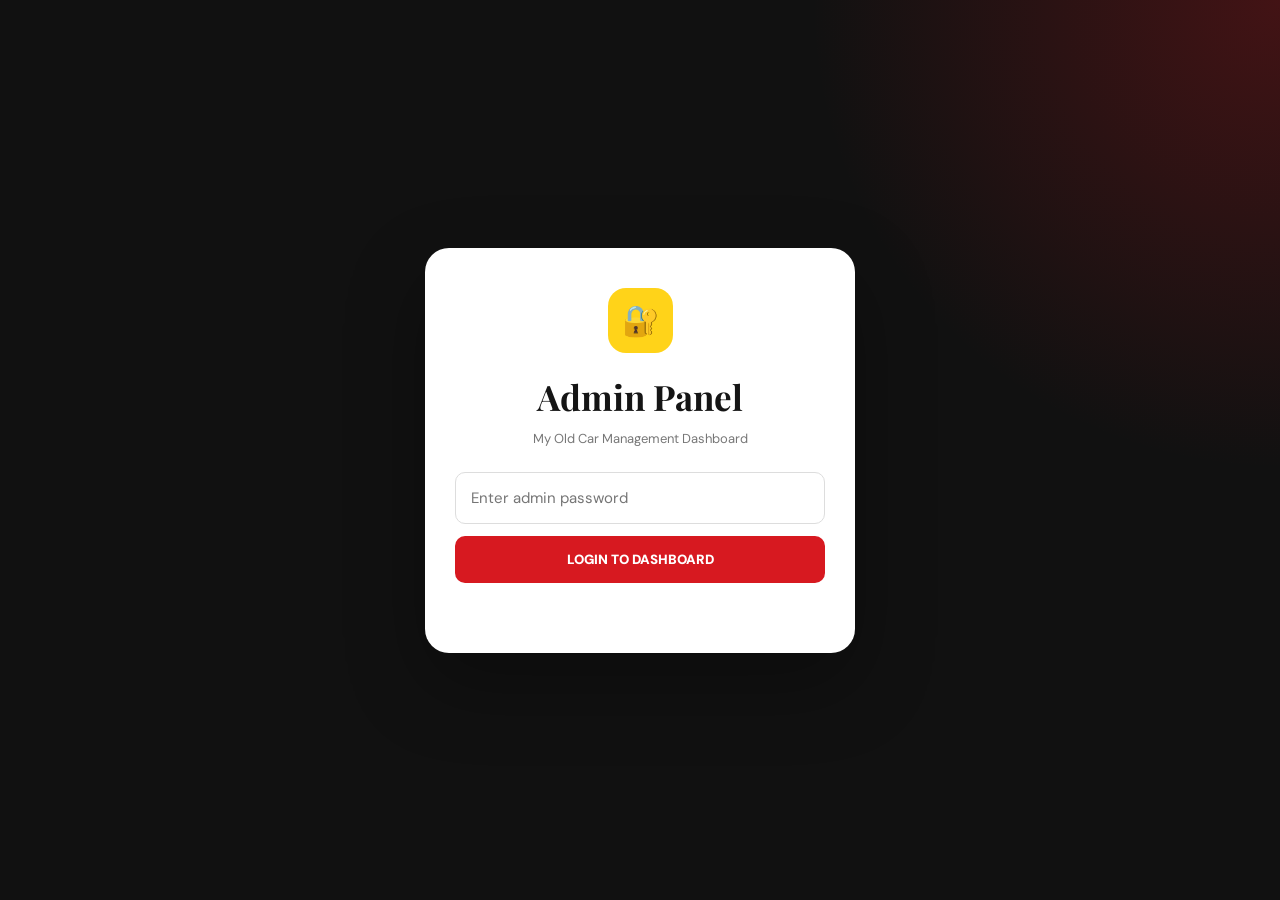
<file: admin.html>
<!DOCTYPE html>
<html lang="en">
<head>
<meta charset="UTF-8">
<meta name="viewport" content="width=device-width, initial-scale=1.0">

<title>Admin Panel | My Old Car</title>

<style>
@import url('https://fonts.googleapis.com/css2?family=DM+Sans:wght@400;500;600;700;800;900&family=Playfair+Display:wght@700;800&display=swap');

*{
  margin:0;
  padding:0;
  box-sizing:border-box;
}

body{
  font-family:'DM Sans',sans-serif;
  background:#f4f5f7;
  color:#151515;
}

button,
input{
  font-family:inherit;
}

/* LOGIN */

.login-page{
  min-height:100vh;
  background:
  radial-gradient(circle at top right,#d7192040,transparent 30%),
  #111;
  display:flex;
  align-items:center;
  justify-content:center;
  padding:20px;
}

.login-box{
  width:100%;
  max-width:430px;
  background:#fff;
  padding:40px 30px;
  border-radius:24px;
  box-shadow:0 30px 80px #00000050;
  text-align:center;
}

.login-icon{
  width:65px;
  height:65px;
  border-radius:18px;
  background:#ffd319;
  display:grid;
  place-items:center;
  margin:0 auto 20px;
  font-size:30px;
}

.login-box h1{
  font-family:'Playfair Display',serif;
  font-size:35px;
}

.login-box p{
  color:#777;
  font-size:13px;
  margin:10px 0 25px;
}

.login-box input{
  width:100%;
  height:52px;
  border:1px solid #ddd;
  border-radius:10px;
  padding:0 15px;
  outline:none;
  font-size:15px;
}

.login-box input:focus{
  border-color:#d71920;
}

.login-btn{
  width:100%;
  border:none;
  background:#d71920;
  color:#fff;
  padding:15px;
  margin-top:12px;
  border-radius:10px;
  font-weight:900;
  cursor:pointer;
  transition:.3s;
}

.login-btn:hover{
  background:#111;
}

.login-error{
  color:#d71920;
  font-size:12px;
  margin-top:12px;
  min-height:18px;
}


/* ADMIN DASHBOARD */

.admin-app{
  display:none;
  min-height:100vh;
}

/* SIDEBAR */

.sidebar{
  position:fixed;
  left:0;
  top:0;
  bottom:0;
  width:260px;
  background:#111;
  color:white;
  padding:25px 18px;
  display:flex;
  flex-direction:column;
  z-index:100;
}

.admin-logo{
  font-size:23px;
  font-weight:900;
  padding:10px;
}

.admin-logo span{
  color:#ffd319;
}

.admin-label{
  font-size:10px;
  color:#777;
  font-weight:900;
  letter-spacing:1px;
  margin:35px 10px 12px;
}

.menu-btn{
  width:100%;
  border:none;
  background:transparent;
  color:#bbb;
  text-align:left;
  padding:14px 12px;
  border-radius:9px;
  cursor:pointer;
  font-weight:700;
  margin-bottom:5px;
}

.menu-btn:hover,
.menu-btn.active{
  background:#ffffff10;
  color:#ffd319;
}

.sidebar-bottom{
  margin-top:auto;
}

.home-link{
  display:block;
  text-decoration:none;
  background:#ffd319;
  color:#111;
  padding:13px;
  border-radius:10px;
  text-align:center;
  font-size:12px;
  font-weight:900;
  margin-bottom:10px;
}

.logout-btn{
  width:100%;
  border:none;
  background:#ffffff12;
  color:#fff;
  padding:13px;
  border-radius:10px;
  cursor:pointer;
  font-weight:800;
}


/* MAIN */

.main{
  margin-left:260px;
  padding:30px;
}

/* TOP */

.top{
  display:flex;
  align-items:center;
  justify-content:space-between;
  margin-bottom:30px;
}

.top h1{
  font-family:'Playfair Display',serif;
  font-size:38px;
}

.top p{
  color:#777;
  font-size:13px;
  margin-top:5px;
}

.admin-user{
  background:#fff;
  padding:10px 16px;
  border-radius:12px;
  font-size:12px;
  font-weight:800;
  box-shadow:0 5px 20px #00000008;
}

/* STATS */

.stats{
  display:grid;
  grid-template-columns:repeat(4,1fr);
  gap:18px;
  margin-bottom:30px;
}

.stat-card{
  background:#fff;
  padding:22px;
  border-radius:16px;
  box-shadow:0 8px 30px #00000008;
}

.stat-icon{
  font-size:24px;
}

.stat-card strong{
  display:block;
  font-size:28px;
  margin-top:12px;
}

.stat-card span{
  color:#777;
  font-size:12px;
}

/* CONTENT CARD */

.content-card{
  background:#fff;
  border-radius:18px;
  padding:25px;
  box-shadow:0 8px 30px #00000008;
}

.content-head{
  display:flex;
  justify-content:space-between;
  align-items:center;
  margin-bottom:20px;
}

.content-head h2{
  font-size:21px;
}

.refresh-btn{
  border:none;
  background:#111;
  color:white;
  padding:10px 15px;
  border-radius:8px;
  font-weight:800;
  cursor:pointer;
}

/* FILTER */

.filters{
  display:flex;
  gap:10px;
  margin-bottom:20px;
  flex-wrap:wrap;
}

.filter-btn{
  border:1px solid #ddd;
  background:#fff;
  padding:9px 14px;
  border-radius:8px;
  font-size:12px;
  font-weight:800;
  cursor:pointer;
}

.filter-btn.active{
  background:#d71920;
  color:#fff;
  border-color:#d71920;
}

/* POSTS */

.posts{
  display:grid;
  gap:15px;
}

.post{
  border:1px solid #eee;
  border-radius:15px;
  overflow:hidden;
  display:grid;
  grid-template-columns:180px 1fr;
  transition:.3s;
}

.post:hover{
  box-shadow:0 10px 30px #00000010;
}

.car-photo{
  width:100%;
  height:100%;
  min-height:210px;
  object-fit:cover;
  background:#eee;
}

.post-content{
  padding:20px;
}

.post-top{
  display:flex;
  justify-content:space-between;
  gap:10px;
}

.car-name{
  font-size:20px;
  font-weight:900;
}

.badge{
  display:inline-block;
  padding:6px 10px;
  border-radius:20px;
  font-size:10px;
  font-weight:900;
  white-space:nowrap;
}

.pending{
  background:#fff4cf;
  color:#9b6900;
}

.approved{
  background:#dff8e7;
  color:#137333;
}

.rejected{
  background:#ffe0e0;
  color:#b00020;
}

.urgent{
  background:#fff0f0;
  color:#d71920;
  margin-left:6px;
}

.car-price{
  font-size:23px;
  color:#d71920;
  font-weight:900;
  margin:10px 0;
}

.details{
  display:grid;
  grid-template-columns:repeat(3,1fr);
  gap:8px;
  margin:14px 0;
}

.detail{
  background:#f7f7f7;
  padding:9px;
  border-radius:8px;
  font-size:11px;
  color:#555;
}

.seller-info{
  border-top:1px solid #eee;
  padding-top:14px;
  margin-top:10px;
  display:flex;
  flex-wrap:wrap;
  gap:8px 20px;
  font-size:12px;
}

.seller-info strong{
  color:#111;
}

.actions{
  display:flex;
  gap:8px;
  margin-top:18px;
  flex-wrap:wrap;
}

.approve-btn,
.reject-btn,
.delete-btn,
.wa-btn{
  border:none;
  padding:10px 13px;
  border-radius:8px;
  font-size:11px;
  font-weight:900;
  cursor:pointer;
}

.approve-btn{
  background:#25d366;
  color:white;
}

.reject-btn{
  background:#f0ad00;
  color:white;
}

.delete-btn{
  background:#ffe1e1;
  color:#d71920;
}

.wa-btn{
  background:#111;
  color:white;
}

/* EMPTY */

.empty{
  text-align:center;
  padding:70px 20px;
  color:#777;
}

.empty div{
  font-size:50px;
  margin-bottom:10px;
}

/* MOBILE */

.mobile-top{
  display:none;
}

@media(max-width:1050px){

  .stats{
    grid-template-columns:repeat(2,1fr);
  }

}

@media(max-width:750px){

  .sidebar{
    display:none;
  }

  .main{
    margin-left:0;
    padding:18px;
  }

  .mobile-top{
    display:flex;
    align-items:center;
    justify-content:space-between;
    background:#111;
    color:#fff;
    padding:15px;
    margin:-18px -18px 25px;
  }

  .mobile-top strong span{
    color:#ffd319;
  }

  .top{
    display:block;
  }

  .top h1{
    font-size:32px;
  }

  .admin-user{
    margin-top:15px;
    display:inline-block;
  }

  .stats{
    grid-template-columns:1fr 1fr;
    gap:10px;
  }

  .stat-card{
    padding:17px;
  }

  .post{
    grid-template-columns:1fr;
  }

  .car-photo{
    height:220px;
  }

  .details{
    grid-template-columns:1fr 1fr;
  }

  .content-card{
    padding:15px;
  }

}
</style>
</head>

<body>


<!-- LOGIN PAGE -->

<div class="login-page" id="loginPage">

<div class="login-box">

<div class="login-icon">🔐</div>

<h1>Admin Panel</h1>

<p>
My Old Car Management Dashboard
</p>

<input
type="password"
id="adminPassword"
placeholder="Enter admin password"
>

<button class="login-btn" onclick="login()">
LOGIN TO DASHBOARD
</button>

<div class="login-error" id="loginError"></div>

</div>

</div>


<!-- ADMIN APP -->

<div class="admin-app" id="adminApp">


<!-- SIDEBAR -->

<aside class="sidebar">

<div class="admin-logo">
MY <span>OLD</span> CAR
</div>

<div class="admin-label">
MANAGEMENT
</div>

<button class="menu-btn active">
📊 Dashboard
</button>

<button class="menu-btn">
🚗 Car Listings
</button>

<button class="menu-btn">
⏳ Pending Approval
</button>

<button class="menu-btn">
👤 Sellers
</button>

<div class="sidebar-bottom">

<a href="index.html" class="home-link">
🌐 VIEW WEBSITE
</a>

<button class="logout-btn" onclick="logout()">
↩ LOGOUT
</button>

</div>

</aside>


<!-- MAIN -->

<main class="main">

<div class="mobile-top">

<strong>
MY <span>OLD</span> CAR
</strong>

<button
onclick="logout()"
style="border:0;background:#d71920;color:#fff;padding:8px 12px;border-radius:6px;font-weight:800;"
>
LOGOUT
</button>

</div>


<!-- TOP -->

<div class="top">

<div>

<h1>Dashboard</h1>

<p>
Manage seller submissions and car listings.
</p>

</div>

<div class="admin-user">
👤 ADMINISTRATOR
</div>

</div>


<!-- STATS -->

<section class="stats">

<div class="stat-card">

<div class="stat-icon">🚗</div>

<strong id="totalCount">0</strong>

<span>Total Listings</span>

</div>


<div class="stat-card">

<div class="stat-icon">⏳</div>

<strong id="pendingCount">0</strong>

<span>Pending Review</span>

</div>


<div class="stat-card">

<div class="stat-icon">✅</div>

<strong id="approvedCount">0</strong>

<span>Approved</span>

</div>


<div class="stat-card">

<div class="stat-icon">🔥</div>

<strong id="urgentCount">0</strong>

<span>Urgent Sale</span>

</div>

</section>


<!-- CONTENT -->

<section class="content-card">

<div class="content-head">

<h2>Seller Car Submissions</h2>

<button
class="refresh-btn"
onclick="loadCars()"
>
↻ REFRESH
</button>

</div>


<div class="filters">

<button
class="filter-btn active"
onclick="filterCars('all',this)"
>
ALL
</button>

<button
class="filter-btn"
onclick="filterCars('pending',this)"
>
PENDING
</button>

<button
class="filter-btn"
onclick="filterCars('approved',this)"
>
APPROVED
</button>

<button
class="filter-btn"
onclick="filterCars('rejected',this)"
>
REJECTED
</button>

</div>


<div class="posts" id="posts"></div>

</section>

</main>

</div>


<script>

/* =========================================
   ADMIN PASSWORD
   Change this password before deployment
========================================= */

const ADMIN_PASSWORD = "77882";


/* CURRENT FILTER */

let currentFilter = "all";


/* LOGIN */

function login(){

const password =
document.getElementById("adminPassword")
.value;


if(password === ADMIN_PASSWORD){

sessionStorage.setItem(
"myOldCarAdmin",
"loggedIn"
);

showDashboard();

}else{

document
.getElementById("loginError")
.textContent =
"Incorrect admin password.";

}

}


/* ENTER KEY LOGIN */

document
.getElementById("adminPassword")
.addEventListener("keydown",function(e){

if(e.key === "Enter"){
login();
}

});


/* SHOW DASHBOARD */

function showDashboard(){

document
.getElementById("loginPage")
.style.display = "none";

document
.getElementById("adminApp")
.style.display = "block";

loadCars();

}


/* LOGOUT */

function logout(){

sessionStorage.removeItem(
"myOldCarAdmin"
);

document
.getElementById("adminApp")
.style.display = "none";

document
.getElementById("loginPage")
.style.display = "flex";

document
.getElementById("adminPassword")
.value = "";

}


/* GET SELLER CARS */

function getCars(){

return JSON.parse(
localStorage.getItem("sellerCars")
) || [];

}


/* LOAD CARS */

function loadCars(){

const cars = getCars();

updateStats(cars);

displayCars(cars);

}


/* STATS */

function updateStats(cars){

document
.getElementById("totalCount")
.textContent =
cars.length;


document
.getElementById("pendingCount")
.textContent =
cars.filter(car =>
car.status === "pending"
).length;


document
.getElementById("approvedCount")
.textContent =
cars.filter(car =>
car.status === "approved"
).length;


document
.getElementById("urgentCount")
.textContent =
cars.filter(car =>
car.urgent === true
).length;

}


/* FILTER */

function filterCars(status,button){

currentFilter = status;

document
.querySelectorAll(".filter-btn")
.forEach(btn =>
btn.classList.remove("active")
);

button.classList.add("active");

displayCars(getCars());

}


/* ESCAPE HTML */

function escapeHTML(text){

const div =
document.createElement("div");

div.textContent =
text || "";

return div.innerHTML;

}


/* DISPLAY CARS */

function displayCars(cars){

const container =
document.getElementById("posts");


const filteredCars =
currentFilter === "all"

? cars

: cars.filter(car =>
car.status === currentFilter
);


if(filteredCars.length === 0){

container.innerHTML = `

<div class="empty">

<div>🚗</div>

<h3>No car listings found</h3>

<p>
Seller submissions will appear here.
</p>

</div>

`;

return;

}


container.innerHTML =
filteredCars
.map(car => {

const status =
car.status || "pending";


const price =
Number(car.price || 0)
.toLocaleString("en-IN");


return `

<article class="post">

<img
class="car-photo"
src="${escapeHTML(car.image)}"
alt="Car Image"
onerror="this.src='https://images.unsplash.com/photo-1494905998402-395d579af36f?auto=format&fit=crop&w=800&q=80'"
>

<div class="post-content">

<div class="post-top">

<div>

<h3 class="car-name">
${escapeHTML(car.title)}
${car.urgent
? '<span class="badge urgent">🔥 URGENT</span>'
: ''
}
</h3>

<div class="car-price">
₹${price}
</div>

</div>

<span class="badge ${status}">
${status.toUpperCase()}
</span>

</div>


<div class="details">

<div class="detail">
📅 Model: <strong>${escapeHTML(car.model)}</strong>
</div>

<div class="detail">
🛣️ ${escapeHTML(car.kilometers)} KM
</div>

<div class="detail">
🚗 ${escapeHTML(car.carNumber)}
</div>

<div class="detail">
📍 ${escapeHTML(car.location)}
</div>

<div class="detail">
🕒 ${escapeHTML(car.createdAt || "Recently")}
</div>

</div>


<div class="seller-info">

<span>
👤 Seller:
<strong>${escapeHTML(car.sellerName)}</strong>
</span>

<span>
📱
<strong>${escapeHTML(car.mobile)}</strong>
</span>

<span>
📧
<strong>${escapeHTML(car.email)}</strong>
</span>

</div>


<div class="actions">

${
status !== "approved"

? `

<button
class="approve-btn"
onclick="changeStatus(${car.id},'approved')"
>
✓ APPROVE
</button>

`

: ""
}


${
status !== "rejected"

? `

<button
class="reject-btn"
onclick="changeStatus(${car.id},'rejected')"
>
✕ REJECT
</button>

`

: ""
}


<button
class="wa-btn"
onclick="contactSeller('${escapeHTML(car.mobile)}','${escapeHTML(car.title)}')"
>
💬 CONTACT SELLER
</button>


<button
class="delete-btn"
onclick="deleteCar(${car.id})"
>
🗑 DELETE
</button>

</div>

</div>

</article>

`;

})
.join("");

}


/* CHANGE STATUS */

function changeStatus(id,newStatus){

let cars = getCars();


const car =
cars.find(car =>
car.id === id
);


if(!car) return;


car.status = newStatus;


localStorage.setItem(
"sellerCars",
JSON.stringify(cars)
);


loadCars();

}


/* DELETE CAR */

function deleteCar(id){

const confirmDelete =
confirm(
"Are you sure you want to delete this car listing?"
);


if(!confirmDelete) return;


let cars = getCars();


cars =
cars.filter(car =>
car.id !== id
);


localStorage.setItem(
"sellerCars",
JSON.stringify(cars)
);


loadCars();

}


/* WHATSAPP SELLER */

function contactSeller(mobile,title){

const cleanNumber =
String(mobile)
.replace(/\D/g,"");


const number =
cleanNumber.length === 10
? "91" + cleanNumber
: cleanNumber;


const message =
`Hello,

I am contacting you from *My Old Car Admin Panel* regarding your listing:

🚗 *${title}*

Please contact us regarding your car listing.

Thank you.`;

window.open(
"https://wa.me/" +
number +
"?text=" +
encodeURIComponent(message),
"_blank"
);

}


/* CHECK LOGIN */

if(
sessionStorage.getItem("myOldCarAdmin")
=== "loggedIn"
){

showDashboard();

}

</script>

</body>
</html>
</file>
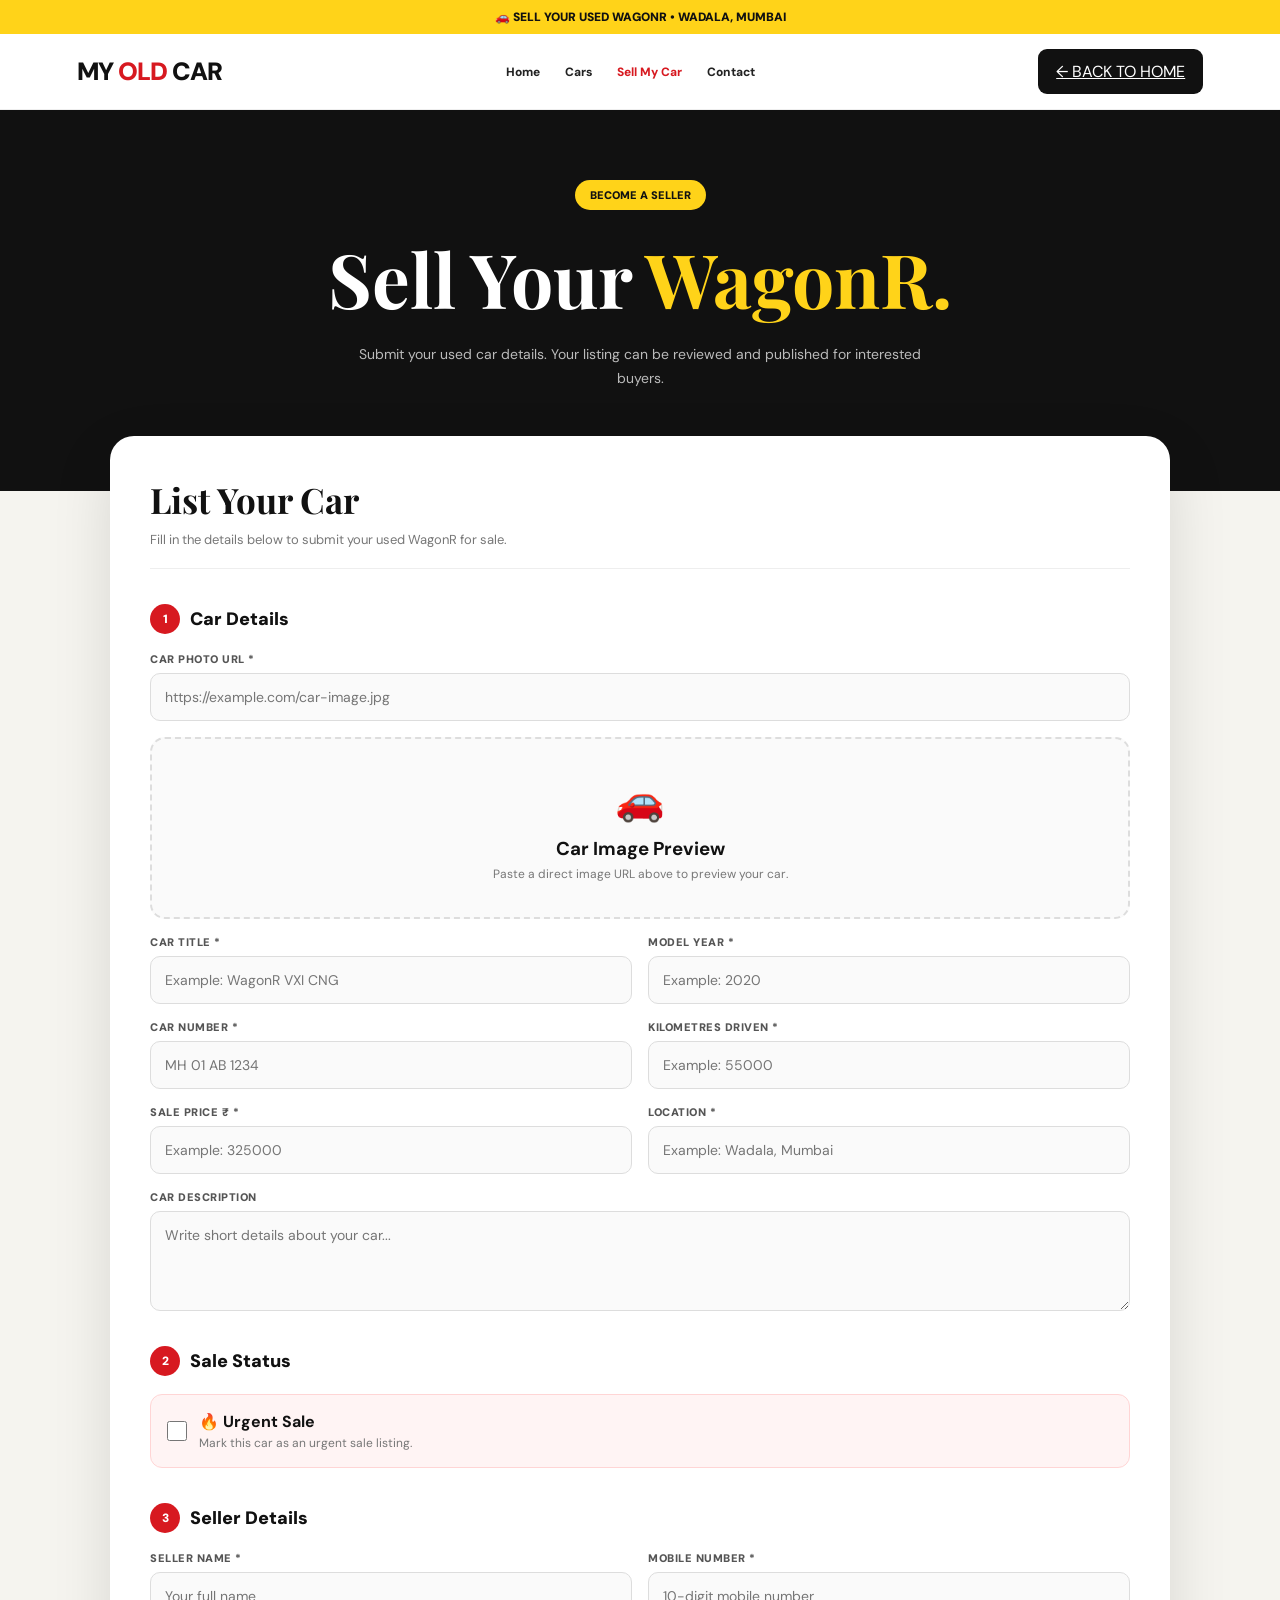
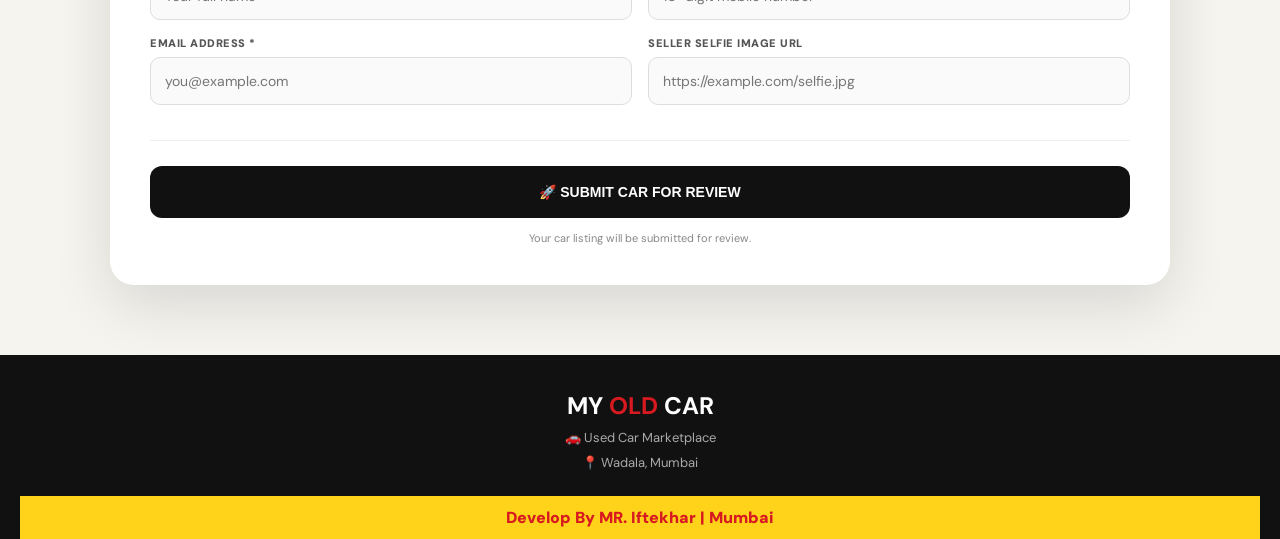
<file: seller.html>
<!DOCTYPE html>
<html lang="en">
<head>
<meta charset="UTF-8">
<meta name="viewport" content="width=device-width, initial-scale=1.0">

<title>Sell My Car | My Old Car</title>

<style>
@import url('https://fonts.googleapis.com/css2?family=DM+Sans:wght@400;500;600;700;800;900&family=Playfair+Display:wght@700;800&display=swap');

*{
  margin:0;
  padding:0;
  box-sizing:border-box;
}

html{
  scroll-behavior:smooth;
}

body{
  font-family:'DM Sans',sans-serif;
  background:#f5f4ef;
  color:#111;
}

/* TOP BAR */

.topbar{
  background:#ffd319;
  color:#111;
  text-align:center;
  padding:9px;
  font-size:12px;
  font-weight:900;
}

/* NAVBAR */

header{
  height:76px;
  background:white;
  display:flex;
  align-items:center;
  justify-content:space-between;
  padding:0 6%;
  border-bottom:1px solid #eee;
  position:sticky;
  top:0;
  z-index:1000;
}

.logo{
  text-decoration:none;
  color:#111;
  font-size:25px;
  font-weight:900;
  letter-spacing:-1px;
}

.logo span{
  color:#d71920;
}

nav{
  display:flex;
  gap:25px;
  align-items:center;
}

nav a{
  text-decoration:none;
  color:#222;
  font-size:12px;
  font-weight:800;
}

nav a:hover{
  color:#d71920;
}

.back-btn{
  background:#111;
  color:#fff!important;
  padding:12px 18px;
  border-radius:9px;
}

/* HERO */

.page-hero{
  background:#111;
  color:white;
  text-align:center;
  padding:70px 20px 100px;
}

.page-hero .tag{
  display:inline-block;
  background:#ffd319;
  color:#111;
  padding:8px 15px;
  border-radius:30px;
  font-size:11px;
  font-weight:900;
  margin-bottom:18px;
}

.page-hero h1{
  font-family:'Playfair Display',serif;
  font-size:clamp(42px,6vw,75px);
}

.page-hero h1 span{
  color:#ffd319;
}

.page-hero p{
  color:#bbb;
  max-width:600px;
  margin:15px auto 0;
  line-height:1.7;
  font-size:14px;
}

/* MAIN */

.main{
  max-width:1100px;
  margin:-55px auto 70px;
  padding:0 20px;
  position:relative;
}

/* FORM */

.form-box{
  background:#fff;
  border-radius:24px;
  padding:40px;
  box-shadow:0 20px 60px rgba(0,0,0,.12);
}

.form-header{
  margin-bottom:30px;
  padding-bottom:20px;
  border-bottom:1px solid #eee;
}

.form-header h2{
  font-family:'Playfair Display',serif;
  font-size:35px;
}

.form-header p{
  color:#777;
  font-size:13px;
  margin-top:8px;
}

/* SECTIONS */

.form-section{
  margin-top:35px;
}

.form-section-title{
  display:flex;
  align-items:center;
  gap:10px;
  font-size:18px;
  font-weight:900;
  margin-bottom:18px;
}

.step{
  width:30px;
  height:30px;
  border-radius:50%;
  background:#d71920;
  color:white;
  display:grid;
  place-items:center;
  font-size:12px;
}

/* GRID */

.form-grid{
  display:grid;
  grid-template-columns:repeat(2,1fr);
  gap:16px;
}

.full{
  grid-column:1/-1;
}

/* INPUT */

.field{
  display:flex;
  flex-direction:column;
  gap:7px;
}

.field label{
  font-size:11px;
  font-weight:900;
  text-transform:uppercase;
  letter-spacing:.5px;
  color:#555;
}

.field input,
.field select,
.field textarea{
  width:100%;
  border:1px solid #ddd;
  background:#fafafa;
  border-radius:10px;
  padding:14px;
  font-family:inherit;
  font-size:14px;
  outline:none;
  transition:.25s;
}

.field input:focus,
.field select:focus,
.field textarea:focus{
  border-color:#d71920;
  background:#fff;
  box-shadow:0 0 0 3px rgba(215,25,32,.08);
}

.field textarea{
  min-height:100px;
  resize:vertical;
}

/* UPLOAD AREA */

.upload-box{
  border:2px dashed #ddd;
  border-radius:15px;
  padding:35px 20px;
  text-align:center;
  background:#fafafa;
  transition:.3s;
}

.upload-box:hover{
  border-color:#ffd319;
  background:#fffdf2;
}

.upload-icon{
  font-size:40px;
}

.upload-box h3{
  margin:10px 0 5px;
}

.upload-box p{
  font-size:12px;
  color:#777;
}

.image-preview{
  width:100%;
  max-height:280px;
  object-fit:cover;
  border-radius:15px;
  margin-top:15px;
  display:none;
}

/* URGENT */

.urgent-box{
  display:flex;
  gap:12px;
  align-items:center;
  background:#fff4f4;
  border:1px solid #ffd5d5;
  padding:16px;
  border-radius:12px;
}

.urgent-box input{
  width:20px;
  height:20px;
  accent-color:#d71920;
}

/* SUBMIT */

.submit-area{
  margin-top:35px;
  padding-top:25px;
  border-top:1px solid #eee;
}

.submit-btn{
  width:100%;
  border:none;
  background:#111;
  color:#fff;
  padding:18px;
  border-radius:12px;
  font-size:14px;
  font-weight:900;
  cursor:pointer;
  transition:.3s;
}

.submit-btn:hover{
  background:#d71920;
  transform:translateY(-2px);
}

.note{
  text-align:center;
  color:#888;
  font-size:11px;
  margin-top:13px;
}

/* SUCCESS */

.success{
  display:none;
  text-align:center;
  padding:50px 20px;
}

.success .check{
  width:75px;
  height:75px;
  background:#25d366;
  color:white;
  border-radius:50%;
  display:grid;
  place-items:center;
  margin:0 auto 20px;
  font-size:35px;
}

.success h2{
  font-family:'Playfair Display',serif;
  font-size:38px;
}

.success p{
  color:#777;
  margin:12px auto 25px;
  max-width:500px;
  line-height:1.7;
}

.home-btn{
  display:inline-block;
  text-decoration:none;
  background:#ffd319;
  color:#111;
  padding:15px 25px;
  border-radius:10px;
  font-weight:900;
}

/* FOOTER */

footer{
  background:#111;
  color:white;
  text-align:center;
  padding:35px 20px 0;
}

footer p{
  color:#aaa;
  margin:8px 0;
  font-size:13px;
}

.developer{
  background:#ffd319;
  color:#d71920;
  font-weight:900;
  padding:11px;
  margin-top:25px;
}

/* MOBILE */

@media(max-width:700px){

  header{
    padding:0 16px;
  }

  nav{
    display:none;
  }

  .form-box{
    padding:25px 18px;
    border-radius:18px;
  }

  .form-grid{
    grid-template-columns:1fr;
  }

  .full{
    grid-column:auto;
  }

  .page-hero{
    padding:55px 20px 85px;
  }

  .main{
    margin-top:-45px;
  }

}
</style>
</head>

<body>

<div class="topbar">
🚗 SELL YOUR USED WAGONR • WADALA, MUMBAI
</div>

<header>

<a href="index.html" class="logo">
MY <span>OLD</span> CAR
</a>

<nav>
<a href="index.html">Home</a>
<a href="index.html#cars">Cars</a>
<a href="seller.html" style="color:#d71920;">Sell My Car</a>
<a href="index.html#contact">Contact</a>
</nav>

<a href="index.html" class="back-btn">
← BACK TO HOME
</a>

</header>


<section class="page-hero">

<span class="tag">BECOME A SELLER</span>

<h1>
Sell Your <span>WagonR.</span>
</h1>

<p>
Submit your used car details. Your listing can be reviewed
and published for interested buyers.
</p>

</section>


<main class="main">

<div class="form-box" id="formBox">

<div class="form-header">

<h2>List Your Car</h2>

<p>
Fill in the details below to submit your used WagonR for sale.
</p>

</div>


<form id="sellerForm">


<!-- CAR DETAILS -->

<div class="form-section">

<div class="form-section-title">
<span class="step">1</span>
Car Details
</div>

<div class="form-grid">

<div class="field full">

<label>Car Photo URL *</label>

<input
type="url"
id="carImage"
placeholder="https://example.com/car-image.jpg"
required
>

</div>


<div class="upload-box full">

<div class="upload-icon">🚗</div>

<h3>Car Image Preview</h3>

<p>Paste a direct image URL above to preview your car.</p>

<img id="imagePreview" class="image-preview">

</div>


<div class="field">

<label>Car Title *</label>

<input
type="text"
id="carTitle"
placeholder="Example: WagonR VXI CNG"
required
>

</div>


<div class="field">

<label>Model Year *</label>

<input
type="number"
id="model"
placeholder="Example: 2020"
min="2000"
max="2026"
required
>

</div>


<div class="field">

<label>Car Number *</label>

<input
type="text"
id="carNumber"
placeholder="MH 01 AB 1234"
required
>

</div>


<div class="field">

<label>Kilometres Driven *</label>

<input
type="number"
id="kilometers"
placeholder="Example: 55000"
min="0"
required
>

</div>


<div class="field">

<label>Sale Price ₹ *</label>

<input
type="number"
id="price"
placeholder="Example: 325000"
min="1"
required
>

</div>


<div class="field">

<label>Location *</label>

<input
type="text"
id="location"
placeholder="Example: Wadala, Mumbai"
required
>

</div>


<div class="field full">

<label>Car Description</label>

<textarea
id="description"
placeholder="Write short details about your car..."
></textarea>

</div>

</div>

</div>


<!-- URGENT SALE -->

<div class="form-section">

<div class="form-section-title">
<span class="step">2</span>
Sale Status
</div>

<div class="urgent-box">

<input type="checkbox" id="urgent">

<div>

<strong>🔥 Urgent Sale</strong>

<p style="font-size:12px;color:#777;margin-top:3px;">
Mark this car as an urgent sale listing.
</p>

</div>

</div>

</div>


<!-- SELLER DETAILS -->

<div class="form-section">

<div class="form-section-title">
<span class="step">3</span>
Seller Details
</div>

<div class="form-grid">

<div class="field">

<label>Seller Name *</label>

<input
type="text"
id="sellerName"
placeholder="Your full name"
required
>

</div>


<div class="field">

<label>Mobile Number *</label>

<input
type="tel"
id="mobile"
placeholder="10-digit mobile number"
maxlength="10"
required
>

</div>


<div class="field">

<label>Email Address *</label>

<input
type="email"
id="email"
placeholder="you@example.com"
required
>

</div>


<div class="field">

<label>Seller Selfie Image URL</label>

<input
type="url"
id="selfie"
placeholder="https://example.com/selfie.jpg"
>

</div>

</div>

</div>


<div class="submit-area">

<button type="submit" class="submit-btn">

🚀 SUBMIT CAR FOR REVIEW

</button>

<p class="note">
Your car listing will be submitted for review.
</p>

</div>

</form>

</div>


<!-- SUCCESS -->

<div class="form-box success" id="successBox">

<div class="check">✓</div>

<h2>Car Submitted!</h2>

<p>
Your used car listing has been submitted successfully.
After review and approval, it can appear on the My Old Car homepage.
</p>

<a href="index.html" class="home-btn">
← GO TO HOMEPAGE
</a>

</div>

</main>


<footer>

<h2>MY <span style="color:#d71920;">OLD</span> CAR</h2>

<p>🚗 Used Car Marketplace</p>

<p>📍 Wadala, Mumbai</p>

<div class="developer">
Develop By MR. Iftekhar | Mumbai
</div>

</footer>


<script>

/* IMAGE PREVIEW */

const imageInput =
document.getElementById("carImage");

const preview =
document.getElementById("imagePreview");

imageInput.addEventListener("input", function(){

const url = this.value.trim();

if(url){

preview.src = url;

preview.style.display = "block";

}

});


/* SUBMIT FORM */

document
.getElementById("sellerForm")
.addEventListener("submit", function(e){

e.preventDefault();


const mobile =
document
.getElementById("mobile")
.value
.trim();


if(!/^[0-9]{10}$/.test(mobile)){

alert("Please enter a valid 10-digit mobile number.");

return;

}


/* GET CAR DATA */

const carData = {

id: Date.now(),

image:
document.getElementById("carImage").value,

title:
document.getElementById("carTitle").value,

model:
document.getElementById("model").value,

carNumber:
document.getElementById("carNumber").value
.toUpperCase(),

kilometers:
document.getElementById("kilometers").value,

price:
document.getElementById("price").value,

location:
document.getElementById("location").value,

description:
document.getElementById("description").value,

urgent:
document.getElementById("urgent").checked,

sellerName:
document.getElementById("sellerName").value,

mobile: mobile,

email:
document.getElementById("email").value,

selfie:
document.getElementById("selfie").value,

status:"pending",

createdAt:
new Date().toLocaleString()

};


/* SAVE LOCALLY */

let sellerCars =
JSON.parse(
localStorage.getItem("sellerCars")
) || [];


sellerCars.push(carData);


localStorage.setItem(
"sellerCars",
JSON.stringify(sellerCars)
);


/* SHOW SUCCESS */

document
.getElementById("formBox")
style.display = "none";


document
.getElementById("successBox")
.style.display = "block";


/* OPTIONAL ADMIN NOTIFICATION DATA */

console.log(
"New seller car submitted:",
carData
);

});

</script>

</body>
</html>
</file>
